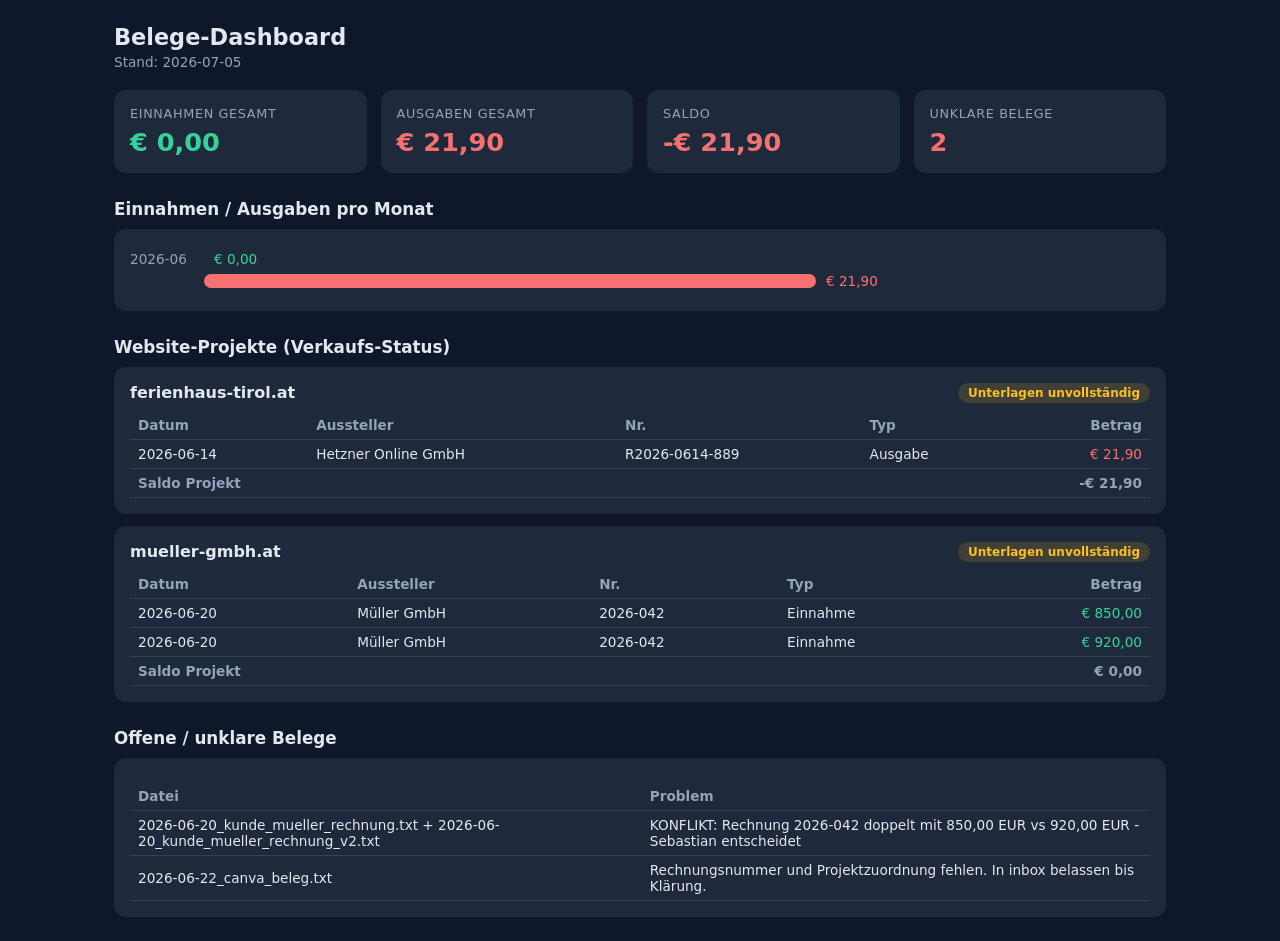
<file: belege/dashboard.html>
<!DOCTYPE html>
<html lang="de">
<head>
<meta charset="utf-8">
<title>Belege-Dashboard</title>
<style>
  :root{--bg:#0f172a;--card:#1e293b;--txt:#e2e8f0;--mut:#94a3b8;--grn:#34d399;--red:#f87171;--amb:#fbbf24;--acc:#60a5fa}
  *{box-sizing:border-box;margin:0}
  body{font-family:system-ui,sans-serif;background:var(--bg);color:var(--txt);padding:24px;max-width:1100px;margin:0 auto}
  h1{font-size:1.4rem;margin-bottom:4px} .stand{color:var(--mut);font-size:.85rem;margin-bottom:20px}
  .grid{display:grid;grid-template-columns:repeat(auto-fit,minmax(220px,1fr));gap:14px;margin-bottom:22px}
  .card{background:var(--card);border-radius:12px;padding:16px}
  .kpi .lbl{color:var(--mut);font-size:.8rem;text-transform:uppercase;letter-spacing:.05em}
  .kpi .val{font-size:1.6rem;font-weight:700;margin-top:6px}
  h2{font-size:1.05rem;margin:26px 0 10px}
  .bar-row{display:flex;align-items:center;gap:10px;margin:6px 0;font-size:.85rem}
  .bar-row .m{width:64px;color:var(--mut)}
  .bar{height:14px;border-radius:7px}
  .proj{display:flex;justify-content:space-between;align-items:flex-start;gap:12px;flex-wrap:wrap}
  .badge{font-size:.75rem;padding:3px 10px;border-radius:99px;font-weight:600}
  .ok{background:rgba(52,211,153,.15);color:var(--grn)} .warn{background:rgba(251,191,36,.15);color:var(--amb)}
  table{width:100%;border-collapse:collapse;font-size:.85rem;margin-top:8px}
  td,th{padding:6px 8px;text-align:left;border-bottom:1px solid #334155}
  th{color:var(--mut);font-weight:600} .neg{color:var(--red)} .pos{color:var(--grn)}
  .empty{color:var(--mut);font-style:italic;padding:8px 0}
  ul.fehl{margin:6px 0 0 18px;color:var(--amb);font-size:.85rem}
</style>
</head>
<body>
<h1>Belege-Dashboard</h1>
<div class="stand" id="stand"></div>
<div class="grid" id="kpis"></div>
<h2>Einnahmen / Ausgaben pro Monat</h2>
<div class="card" id="monate"></div>
<h2>Website-Projekte (Verkaufs-Status)</h2>
<div id="projekte"></div>
<h2>Offene / unklare Belege</h2>
<div class="card" id="unklar"></div>
<script src="daten.js"></script>
<script>
const D=window.BELEGE_DATA||{monate:[],projekte:[],unklar:[]};
const eur=n=>n.toLocaleString('de-AT',{style:'currency',currency:'EUR'});
document.getElementById('stand').textContent='Stand: '+(D.stand||'–');
const ein=D.monate.reduce((s,m)=>s+m.einnahmen,0), aus=D.monate.reduce((s,m)=>s+m.ausgaben,0);
document.getElementById('kpis').innerHTML=[
 ['Einnahmen gesamt',eur(ein),'pos'],['Ausgaben gesamt',eur(aus),'neg'],
 ['Saldo',eur(ein-aus),ein-aus>=0?'pos':'neg'],['Unklare Belege',String((D.unklar||[]).length),(D.unklar||[]).length?'neg':'pos']
].map(([l,v,c])=>`<div class="card kpi"><div class="lbl">${l}</div><div class="val ${c}">${v}</div></div>`).join('');
const mx=Math.max(1,...D.monate.flatMap(m=>[m.einnahmen,m.ausgaben]));
document.getElementById('monate').innerHTML=D.monate.length?D.monate.map(m=>
 `<div class="bar-row"><span class="m">${m.monat}</span>
  <div class="bar" style="width:${m.einnahmen/mx*60}%;background:var(--grn)" title="Einnahmen ${eur(m.einnahmen)}"></div>
  <span class="pos">${eur(m.einnahmen)}</span></div>
  <div class="bar-row"><span class="m"></span>
  <div class="bar" style="width:${m.ausgaben/mx*60}%;background:var(--red)" title="Ausgaben ${eur(m.ausgaben)}"></div>
  <span class="neg">${eur(m.ausgaben)}</span></div>`).join(''):'<div class="empty">Noch keine Daten – Belege in belege/inbox/ legen und den belege-buchhaltung-Agent starten.</div>';
document.getElementById('projekte').innerHTML=D.projekte.length?D.projekte.map(p=>`
 <div class="card" style="margin-bottom:12px">
  <div class="proj"><strong>${p.name}</strong>
   <span class="badge ${p.verkaufsfertig?'ok':'warn'}">${p.verkaufsfertig?'verkaufsfertig – Paket möglich':'Unterlagen unvollständig'}</span></div>
  ${p.fehlend&&p.fehlend.length?`<ul class="fehl">${p.fehlend.map(f=>`<li>${f}</li>`).join('')}</ul>`:''}
  <table><tr><th>Datum</th><th>Aussteller</th><th>Nr.</th><th>Typ</th><th style="text-align:right">Betrag</th></tr>
  ${(p.belege||[]).map(b=>`<tr><td>${b.datum}</td><td>${b.aussteller}</td><td>${b.nummer||'–'}</td><td>${b.typ}</td><td style="text-align:right" class="${b.typ==='Einnahme'?'pos':'neg'}">${eur(b.betrag)}</td></tr>`).join('')}
  <tr><th colspan="4">Saldo Projekt</th><th style="text-align:right">${eur((p.einnahmen||0)-(p.ausgaben||0))}</th></tr></table>
 </div>`).join(''):'<div class="card empty">Noch keine Projekte erfasst.</div>';
document.getElementById('unklar').innerHTML=(D.unklar||[]).length?
 '<table><tr><th>Datei</th><th>Problem</th></tr>'+D.unklar.map(u=>`<tr><td>${u.datei}</td><td>${u.problem}</td></tr>`).join('')+'</table>'
 :'<div class="empty">Nichts offen. 👍</div>';
</script>
</body>
</html>
</file>
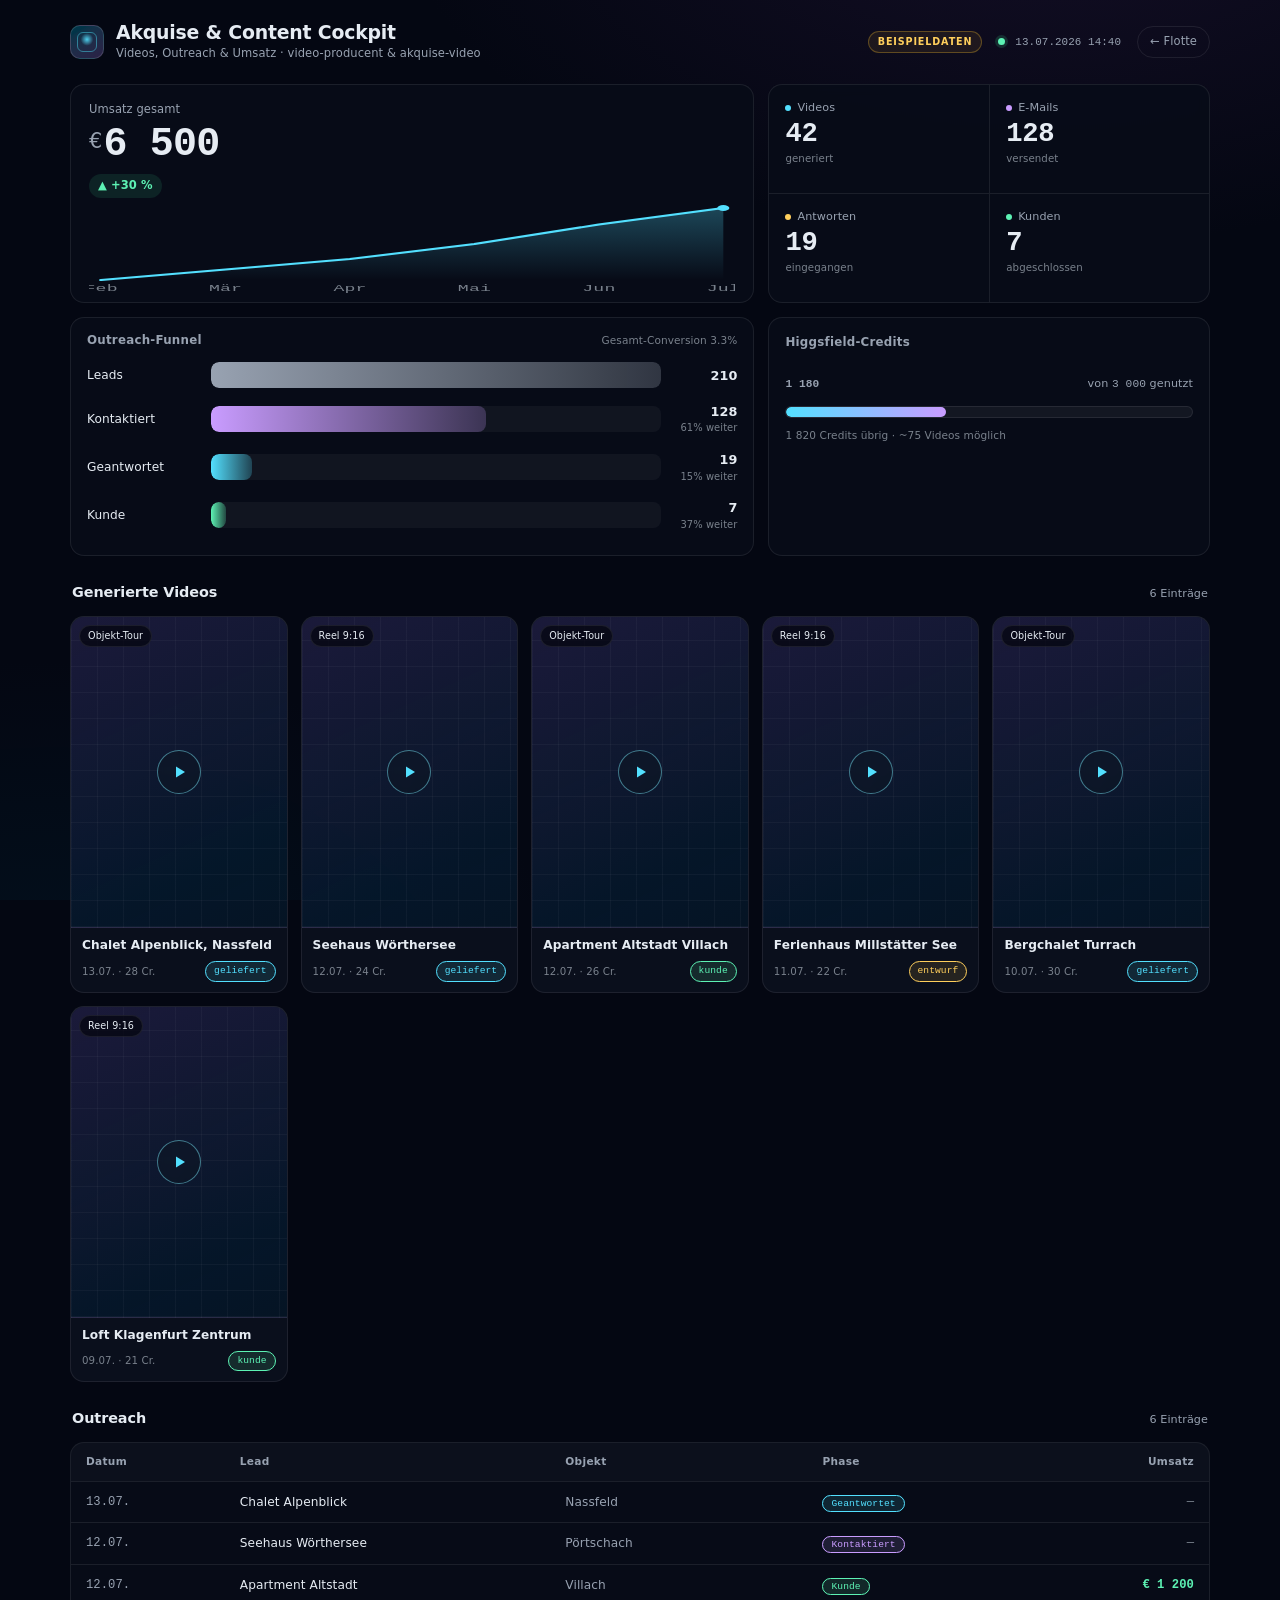
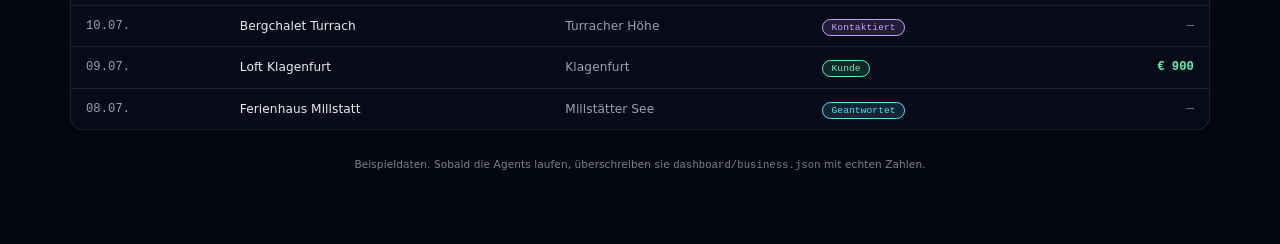
<file: dashboard/cockpit.html>
<!doctype html>
<html lang="de">
<head>
<meta charset="utf-8">
<meta name="viewport" content="width=device-width, initial-scale=1">
<title>Akquise & Content Cockpit · Agent HQ</title>
<style>
:root{
  --bg:oklch(13% 0.028 268); --bg-deep:oklch(8% 0.022 268);
  --ink:oklch(94% 0.012 255); --mut:oklch(71% 0.025 258); --mut2:oklch(60% 0.02 258);
  --hair:oklch(100% 0 0 / .08); --hair2:oklch(100% 0 0 / .14);
  --panel:oklch(16% 0.026 268 / .92); --panel2:oklch(19% 0.03 266 / .7);
  --field:oklch(100% 0 0 / .04);
  --cyan:#53e0ff; --grn:#5df2b4; --amb:#ffcf5c; --red:#ff7b6b; --vio:#c99cff; --pink:#ff5ca8;
  --r1:9px; --r2:14px; --r3:20px;
  --t:180ms cubic-bezier(.2,.7,.2,1);
  --z-tip:60;
}
*{box-sizing:border-box}
html,body{margin:0}
body{
  font-family:system-ui,"Segoe UI",Roboto,sans-serif;color:var(--ink);
  background:
    radial-gradient(1100px 620px at 82% -14%, oklch(24% 0.07 300 / .5), transparent 60%),
    radial-gradient(900px 640px at 4% 116%, oklch(20% 0.06 225 / .55), transparent 60%),
    var(--bg);
  background-attachment:fixed;min-height:100vh;line-height:1.5;
  -webkit-font-smoothing:antialiased;letter-spacing:.005em;
}
.mono{font-family:ui-monospace,"Cascadia Mono",Consolas,monospace;font-variant-numeric:tabular-nums}
a{color:inherit;text-decoration:none}
.wrap{max-width:1180px;margin:0 auto;padding:22px 20px 64px}

/* ---- header ---- */
.top{display:flex;align-items:center;gap:16px;flex-wrap:wrap;margin-bottom:22px}
.brand{display:flex;align-items:center;gap:12px;min-width:0}
.glyph{width:34px;height:34px;border-radius:10px;flex:none;position:relative;
  background:linear-gradient(150deg, oklch(60% 0.13 215 / .35), oklch(60% 0.16 300 / .28));
  border:1px solid var(--hair2)}
.glyph::before,.glyph::after{content:"";position:absolute;inset:0;border-radius:inherit}
.glyph::before{background:radial-gradient(9px 9px at 50% 42%, var(--cyan), transparent 70%);opacity:.9}
.glyph::after{border:1px solid oklch(80% 0.12 210 / .5);margin:6px;border-radius:6px}
h1{font-size:1.18rem;font-weight:650;margin:0;letter-spacing:-.01em;line-height:1.15}
.sub{font-size:.72rem;color:var(--mut);margin-top:1px}
.top .spacer{flex:1}
.meta{display:flex;align-items:center;gap:10px;font-size:.68rem;color:var(--mut)}
.dot{width:7px;height:7px;border-radius:50%;background:var(--grn);box-shadow:0 0 0 3px oklch(75% 0.15 160 / .18)}
.badge{font-size:.6rem;letter-spacing:.09em;text-transform:uppercase;color:var(--amb);
  border:1px solid oklch(70% 0.13 85 / .4);background:oklch(70% 0.13 85 / .1);border-radius:999px;padding:3px 9px;font-weight:600}
.back{font-size:.72rem;color:var(--mut);border:1px solid var(--hair);border-radius:999px;padding:6px 12px;
  transition:border-color var(--t),color var(--t)}
.back:hover{border-color:var(--hair2);color:var(--ink)}

/* ---- panels ---- */
.panel{background:var(--panel);border:1px solid var(--hair);border-radius:var(--r2);
  backdrop-filter:blur(6px)}
.phead{display:flex;align-items:baseline;justify-content:space-between;gap:10px;padding:14px 16px 0}
.phead h2{font-size:.74rem;font-weight:600;letter-spacing:.02em;color:var(--mut);margin:0;text-transform:none}
.phead .aux{font-size:.66rem;color:var(--mut2)}

/* ---- overview grid ---- */
.grid-top{display:grid;grid-template-columns:1.55fr 1fr;gap:14px;margin-bottom:14px}
@media(max-width:820px){.grid-top{grid-template-columns:1fr}}

.rev{padding:16px 18px 8px;display:flex;flex-direction:column;height:100%}
.rev .lab{font-size:.72rem;color:var(--mut)}
.rev .big{font-size:2.5rem;font-weight:660;letter-spacing:-.02em;line-height:1.05;margin:2px 0 0}
.rev .big .cur{font-size:1.3rem;color:var(--mut);font-weight:500;margin-right:2px;vertical-align:.35em}
.rev .trend{display:inline-flex;align-items:center;gap:5px;font-size:.72rem;font-weight:600;
  color:var(--grn);background:oklch(75% 0.15 160 / .12);border-radius:999px;padding:3px 9px;margin-top:8px;width:fit-content}
.rev .trend.dn{color:var(--red);background:oklch(70% 0.16 25 / .12)}
.spark{margin-top:auto;width:100%;height:96px;display:block}
.spark .area{fill:url(#gspark)}
.spark .line{fill:none;stroke:var(--cyan);stroke-width:2;stroke-linecap:round;stroke-linejoin:round;
  stroke-dasharray:var(--len);stroke-dashoffset:var(--len);animation:draw 900ms cubic-bezier(.2,.7,.2,1) forwards}
.spark .mlab{font-size:9px;fill:var(--mut2);font-family:ui-monospace,monospace}
.spark .pt{fill:var(--cyan)}
@keyframes draw{to{stroke-dashoffset:0}}

/* stat cluster */
.stats{display:grid;grid-template-columns:1fr 1fr;height:100%}
.stat{padding:15px 16px;border-top:1px solid var(--hair);border-left:1px solid var(--hair)}
.stat:nth-child(-n+2){border-top:0}
.stat:nth-child(odd){border-left:0}
.stat .k{font-size:.7rem;color:var(--mut);display:flex;align-items:center;gap:6px}
.stat .k i{width:6px;height:6px;border-radius:50%;flex:none}
.stat .v{font-size:1.7rem;font-weight:640;letter-spacing:-.01em;margin-top:3px;line-height:1}
.stat .cap{font-size:.64rem;color:var(--mut2);margin-top:4px}

/* ---- mid row: funnel + credits ---- */
.grid-mid{display:grid;grid-template-columns:1.55fr 1fr;gap:14px;margin-bottom:14px}
@media(max-width:820px){.grid-mid{grid-template-columns:1fr}}
.funnel{padding:6px 16px 16px}
.fstep{display:grid;grid-template-columns:112px 1fr auto;align-items:center;gap:12px;padding:7px 0}
.fstep .fname{font-size:.76rem;color:var(--ink)}
.ftrack{height:26px;border-radius:8px;background:oklch(100% 0 0 / .04);overflow:hidden;position:relative}
.ffill{height:100%;border-radius:8px;width:0;transition:width 800ms cubic-bezier(.2,.7,.2,1);
  background:linear-gradient(90deg, oklch(65% 0.13 215 / .55), oklch(62% 0.15 235 / .35))}
.fstep .fn{font-size:.8rem;font-weight:600;text-align:right;min-width:64px}
.fstep .fn small{display:block;font-size:.62rem;color:var(--mut2);font-weight:500}

.credits{padding:16px}
.credits .cw{display:flex;justify-content:space-between;align-items:baseline;margin-bottom:9px}
.credits .cw b{font-size:1.4rem;font-weight:640}
.credits .cw span{font-size:.7rem;color:var(--mut)}
.meter{height:12px;border-radius:999px;background:oklch(100% 0 0 / .05);overflow:hidden;border:1px solid var(--hair)}
.meter i{display:block;height:100%;width:0;border-radius:999px;transition:width 800ms cubic-bezier(.2,.7,.2,1);
  background:linear-gradient(90deg, var(--cyan), var(--vio))}
.credits .note{font-size:.66rem;color:var(--mut2);margin-top:10px}

/* ---- videos ---- */
.section-h{display:flex;align-items:baseline;justify-content:space-between;margin:26px 2px 12px}
.section-h h3{font-size:.9rem;font-weight:620;margin:0;letter-spacing:-.005em}
.section-h .cnt{font-size:.7rem;color:var(--mut)}
.vids{display:grid;grid-template-columns:repeat(auto-fill,minmax(212px,1fr));gap:13px}
.vid{border:1px solid var(--hair);border-radius:var(--r2);overflow:hidden;background:var(--panel2);
  transition:border-color var(--t),transform var(--t)}
.vid:hover{border-color:var(--hair2);transform:translateY(-2px)}
.poster{aspect-ratio:9/13;position:relative;display:grid;place-items:center;
  background:
    repeating-linear-gradient(0deg, oklch(100% 0 0 / .035) 0 1px, transparent 1px 26px),
    repeating-linear-gradient(90deg, oklch(100% 0 0 / .035) 0 1px, transparent 1px 26px),
    linear-gradient(155deg, oklch(28% 0.08 285 / .6), oklch(20% 0.06 230 / .5));
  border-bottom:1px solid var(--hair)}
.poster .play{width:44px;height:44px;border-radius:50%;display:grid;place-items:center;
  background:oklch(20% 0.03 260 / .55);border:1px solid oklch(85% 0.1 210 / .5);backdrop-filter:blur(3px);
  color:var(--cyan)}
.poster .play svg{margin-left:2px}
.poster .kind{position:absolute;top:8px;left:8px;font-size:.6rem;color:var(--ink);
  background:oklch(12% 0.02 268 / .7);border:1px solid var(--hair);border-radius:999px;padding:3px 8px}
.vmeta{padding:10px 11px}
.vmeta .vt{font-size:.76rem;font-weight:560;line-height:1.3;overflow:hidden;text-overflow:ellipsis;white-space:nowrap}
.vmeta .vr{display:flex;align-items:center;justify-content:space-between;margin-top:7px}
.vmeta .vd{font-size:.64rem;color:var(--mut2)}
.chip{font-size:.6rem;font-family:ui-monospace,monospace;border-radius:999px;padding:2px 8px;border:1px solid transparent;white-space:nowrap}

/* ---- outreach table ---- */
.tablewrap{border:1px solid var(--hair);border-radius:var(--r2);overflow:hidden;background:var(--panel)}
.scroll{overflow-x:auto}
table{width:100%;border-collapse:collapse;min-width:520px}
th,td{text-align:left;padding:11px 15px;font-size:.76rem;border-bottom:1px solid var(--hair)}
th{font-size:.66rem;font-weight:600;color:var(--mut);letter-spacing:.03em;background:oklch(100% 0 0 / .02)}
tbody tr{transition:background var(--t)}
tbody tr:hover{background:oklch(100% 0 0 / .03)}
tbody tr:last-child td{border-bottom:0}
td.num{text-align:right;font-family:ui-monospace,monospace}
.rev-pos{color:var(--grn);font-weight:600}
.rev-zero{color:var(--mut2)}

.footnote{margin-top:26px;font-size:.66rem;color:var(--mut2);text-align:center;line-height:1.7}
.err{padding:40px;text-align:center;color:var(--mut);font-size:.85rem}

@media (prefers-reduced-motion: reduce){
  .spark .line{animation:none;stroke-dashoffset:0}
  .ffill,.meter i,.vid{transition:none}
}
</style>
</head>
<body>
<div class="wrap">

  <header class="top">
    <div class="brand">
      <div class="glyph" aria-hidden="true"></div>
      <div>
        <h1>Akquise&nbsp;&amp;&nbsp;Content Cockpit</h1>
        <div class="sub">Videos, Outreach &amp; Umsatz · <span id="agents">video-producent &amp; akquise-video</span></div>
      </div>
    </div>
    <div class="spacer"></div>
    <span class="badge" id="sampleBadge" hidden>Beispieldaten</span>
    <div class="meta"><span class="dot"></span><span id="updated" class="mono">—</span></div>
    <a class="back" href="index.html">← Flotte</a>
  </header>

  <main id="app" hidden>

    <!-- overview -->
    <section class="grid-top">
      <div class="panel rev">
        <span class="lab">Umsatz gesamt</span>
        <div class="big"><span class="cur">€</span><span id="revVal" class="mono">0</span></div>
        <span class="trend" id="revTrend">+0&nbsp;%</span>
        <svg class="spark" id="spark" viewBox="0 0 320 96" preserveAspectRatio="none" aria-hidden="true">
          <defs><linearGradient id="gspark" x1="0" y1="0" x2="0" y2="1">
            <stop offset="0" stop-color="#53e0ff" stop-opacity=".28"/>
            <stop offset="1" stop-color="#53e0ff" stop-opacity="0"/>
          </linearGradient></defs>
        </svg>
      </div>

      <div class="panel stats" id="stats"></div>
    </section>

    <!-- funnel + credits -->
    <section class="grid-mid">
      <div class="panel">
        <div class="phead"><h2>Outreach-Funnel</h2><span class="aux" id="funnelConv">—</span></div>
        <div class="funnel" id="funnel"></div>
      </div>
      <div class="panel credits">
        <div class="phead" style="padding:0 0 12px"><h2>Higgsfield-Credits</h2></div>
        <div class="cw"><b><span id="credUsed" class="mono">0</span></b><span>von <span id="credTotal" class="mono">0</span> genutzt</span></div>
        <div class="meter"><i id="credBar"></i></div>
        <div class="note" id="credNote">—</div>
      </div>
    </section>

    <!-- videos -->
    <div class="section-h"><h3>Generierte Videos</h3><span class="cnt" id="vidCnt">—</span></div>
    <section class="vids" id="vids"></section>

    <!-- outreach -->
    <div class="section-h"><h3>Outreach</h3><span class="cnt" id="outCnt">—</span></div>
    <div class="tablewrap"><div class="scroll"><table>
      <thead><tr><th>Datum</th><th>Lead</th><th>Objekt</th><th>Phase</th><th style="text-align:right">Umsatz</th></tr></thead>
      <tbody id="outBody"></tbody>
    </table></div></div>

    <p class="footnote" id="foot"></p>
  </main>

  <div id="errbox" class="panel err" hidden>Konnte <code>business.json</code> nicht laden.</div>
</div>

<script>
const $ = s => document.querySelector(s);
const nf = new Intl.NumberFormat('de-AT');
const euro = n => nf.format(Math.round(n));

const STAGE = {
  'Leads':       {c:'var(--mut)',  bg:'oklch(70% 0.02 258 / .14)'},
  'Kontaktiert': {c:'var(--vio)',  bg:'oklch(72% 0.12 300 / .14)'},
  'Geantwortet': {c:'var(--cyan)', bg:'oklch(80% 0.12 210 / .13)'},
  'Kunde':       {c:'var(--grn)',  bg:'oklch(78% 0.14 160 / .14)'}
};
const VSTATUS = {
  'geliefert': {c:'var(--cyan)', bg:'oklch(80% 0.12 210 / .13)'},
  'kunde':     {c:'var(--grn)',  bg:'oklch(78% 0.14 160 / .14)'},
  'entwurf':   {c:'var(--amb)',  bg:'oklch(75% 0.13 85 / .13)'}
};
const chip = (txt, m) => `<span class="chip" style="color:${m.c};background:${m.bg};border-color:${m.c}">${txt}</span>`;

fetch('business.json', {cache:'no-store'})
  .then(r => r.ok ? r.json() : Promise.reject())
  .then(render)
  .catch(() => { $('#errbox').hidden = false; });

function render(d){
  $('#app').hidden = false;
  if (d.sample) $('#sampleBadge').hidden = false;
  $('#updated').textContent = fmtDate(d.updated, true);

  const k = d.kpi || {};
  // revenue
  animateNum($('#revVal'), k.revenue_eur||0, euro);
  const tr = k.revenue_trend_pct||0;
  const te = $('#revTrend');
  te.innerHTML = (tr>=0?'▲ +':'▼ ') + Math.abs(tr) + '&nbsp;%';
  te.classList.toggle('dn', tr<0);
  drawSpark(d.revenue_series||[]);

  // stat cluster
  const stats = [
    {k:'Videos',    v:k.videos||0,      cap:'generiert',      c:'var(--cyan)'},
    {k:'E-Mails',   v:k.emails_sent||0, cap:'versendet',      c:'var(--vio)'},
    {k:'Antworten', v:k.replies||0,     cap:'eingegangen',    c:'var(--amb)'},
    {k:'Kunden',    v:k.deals||0,       cap:'abgeschlossen',  c:'var(--grn)'}
  ];
  $('#stats').innerHTML = stats.map(s => `
    <div class="stat">
      <div class="k"><i style="background:${s.c}"></i>${s.k}</div>
      <div class="v mono">${nf.format(s.v)}</div>
      <div class="cap">${s.cap}</div>
    </div>`).join('');

  // funnel
  const f = d.funnel||[];
  const max = Math.max(1, ...f.map(x=>x.n));
  $('#funnel').innerHTML = f.map((s,i) => {
    const conv = i>0 && f[i-1].n ? Math.round(s.n/f[i-1].n*100) : null;
    const m = STAGE[s.stage]||STAGE.Leads;
    return `<div class="fstep">
      <span class="fname">${s.stage}</span>
      <div class="ftrack"><div class="ffill" data-w="${Math.max(3, s.n/max*100)}" style="background:linear-gradient(90deg, ${m.c}, transparent 130%)"></div></div>
      <span class="fn">${nf.format(s.n)}${conv!=null?`<small>${conv}% weiter</small>`:''}</span>
    </div>`;
  }).join('');
  const lead = f[0]?.n, kunde = f[f.length-1]?.n;
  if (lead) $('#funnelConv').textContent = `Gesamt-Conversion ${(kunde/lead*100).toFixed(1)}%`;

  // credits
  const used = k.credits_used||0, tot = k.credits_total||0;
  $('#credUsed').textContent = nf.format(used);
  $('#credTotal').textContent = nf.format(tot);
  const pct = tot ? Math.min(100, used/tot*100) : 0;
  $('#credNote').textContent = tot ? `${nf.format(tot-used)} Credits übrig · ~${Math.floor((tot-used)/24)} Videos möglich` : 'Kein Guthaben hinterlegt';

  // videos
  const vids = d.videos||[];
  $('#vidCnt').textContent = `${vids.length} Einträge`;
  $('#vids').innerHTML = vids.length ? vids.map(v => {
    const m = VSTATUS[v.status]||VSTATUS.entwurf;
    const inner = `
      <div class="poster">
        <span class="kind">${esc(v.kind||'')}</span>
        <span class="play"><svg width="16" height="16" viewBox="0 0 16 16" fill="currentColor"><path d="M4 2.5v11l9-5.5z"/></svg></span>
      </div>
      <div class="vmeta">
        <div class="vt" title="${esc(v.objekt||'')}">${esc(v.objekt||'—')}</div>
        <div class="vr"><span class="vd">${fmtDate(v.date)} · ${nf.format(v.credits||0)} Cr.</span>${chip(v.status||'', m)}</div>
      </div>`;
    return v.url
      ? `<a class="vid" href="${esc(v.url)}" target="_blank" rel="noopener">${inner}</a>`
      : `<div class="vid">${inner}</div>`;
  }).join('') : emptyState('Noch keine Videos generiert. Der Agent legt sie hier ab.');

  // outreach
  const out = d.outreach||[];
  $('#outCnt').textContent = `${out.length} Einträge`;
  $('#outBody').innerHTML = out.length ? out.map(o => {
    const m = STAGE[o.stage]||STAGE.Kontaktiert;
    const rev = o.revenue_eur||0;
    return `<tr>
      <td class="mono" style="color:var(--mut)">${fmtDate(o.date)}</td>
      <td>${esc(o.lead||'—')}</td>
      <td style="color:var(--mut)">${esc(o.objekt||'')}</td>
      <td>${chip(o.stage||'', m)}</td>
      <td class="num ${rev>0?'rev-pos':'rev-zero'}">${rev>0?'€ '+euro(rev):'—'}</td>
    </tr>`;
  }).join('') : `<tr><td colspan="5" style="text-align:center;color:var(--mut2);padding:26px">Noch kein Outreach erfasst.</td></tr>`;

  $('#foot').innerHTML = d.sample
    ? 'Beispieldaten. Sobald die Agents laufen, überschreiben sie <code>dashboard/business.json</code> mit echten Zahlen.'
    : 'Live aus <code>dashboard/business.json</code>.';

  requestAnimationFrame(() => {
    document.querySelectorAll('.ffill').forEach(el => el.style.width = el.dataset.w + '%');
    $('#credBar').style.width = pct + '%';
  });
}

function drawSpark(series){
  const svg = $('#spark'); if(!series.length) return;
  const W=320,H=96,pad=6;
  const max=Math.max(1,...series.map(p=>p.eur)), min=Math.min(0,...series.map(p=>p.eur));
  const x=i=>pad+i*(W-2*pad)/Math.max(1,series.length-1);
  const y=v=>H-14-(v-min)/(max-min||1)*(H-24);
  const pts=series.map((p,i)=>[x(i),y(p.eur)]);
  const line=pts.map((p,i)=>(i?'L':'M')+p[0].toFixed(1)+' '+p[1].toFixed(1)).join(' ');
  const area=`${line} L ${x(series.length-1).toFixed(1)} ${H-14} L ${pad} ${H-14} Z`;
  const labels=series.map((p,i)=>`<text class="mlab" x="${x(i).toFixed(1)}" y="${H-3}" text-anchor="middle">${p.m}</text>`).join('');
  const len=Math.round(pts.reduce((a,p,i)=>i?a+Math.hypot(p[0]-pts[i-1][0],p[1]-pts[i-1][1]):0,0));
  const last=pts[pts.length-1];
  svg.insertAdjacentHTML('beforeend',
    `<path class="area" d="${area}"/><path class="line" d="${line}" style="--len:${len}"/>`+
    `<circle class="pt" cx="${last[0].toFixed(1)}" cy="${last[1].toFixed(1)}" r="3"/>`+labels);
}

function animateNum(el, target, fmt){
  if (matchMedia('(prefers-reduced-motion: reduce)').matches){ el.textContent=fmt(target); return; }
  const dur=700, t0=performance.now();
  (function step(t){
    const p=Math.min(1,(t-t0)/dur), e=1-Math.pow(1-p,3);
    el.textContent=fmt(target*e);
    if(p<1) requestAnimationFrame(step);
  })(t0);
}

function emptyState(msg){ return `<div class="err" style="grid-column:1/-1;border:1px dashed var(--hair);border-radius:var(--r2)">${msg}</div>`; }
function esc(s){ return String(s).replace(/[&<>"]/g,c=>({'&':'&amp;','<':'&lt;','>':'&gt;','"':'&quot;'}[c])); }
function fmtDate(s, withTime){
  if(!s) return '—';
  const d=new Date(s); if(isNaN(d)) return esc(s);
  const dd=String(d.getDate()).padStart(2,'0'), mm=String(d.getMonth()+1).padStart(2,'0');
  const base=`${dd}.${mm}.`;
  return withTime ? `${base}${d.getFullYear()} ${String(d.getHours()).padStart(2,'0')}:${String(d.getMinutes()).padStart(2,'0')}` : base;
}
</script>
</body>
</html>
</file>
